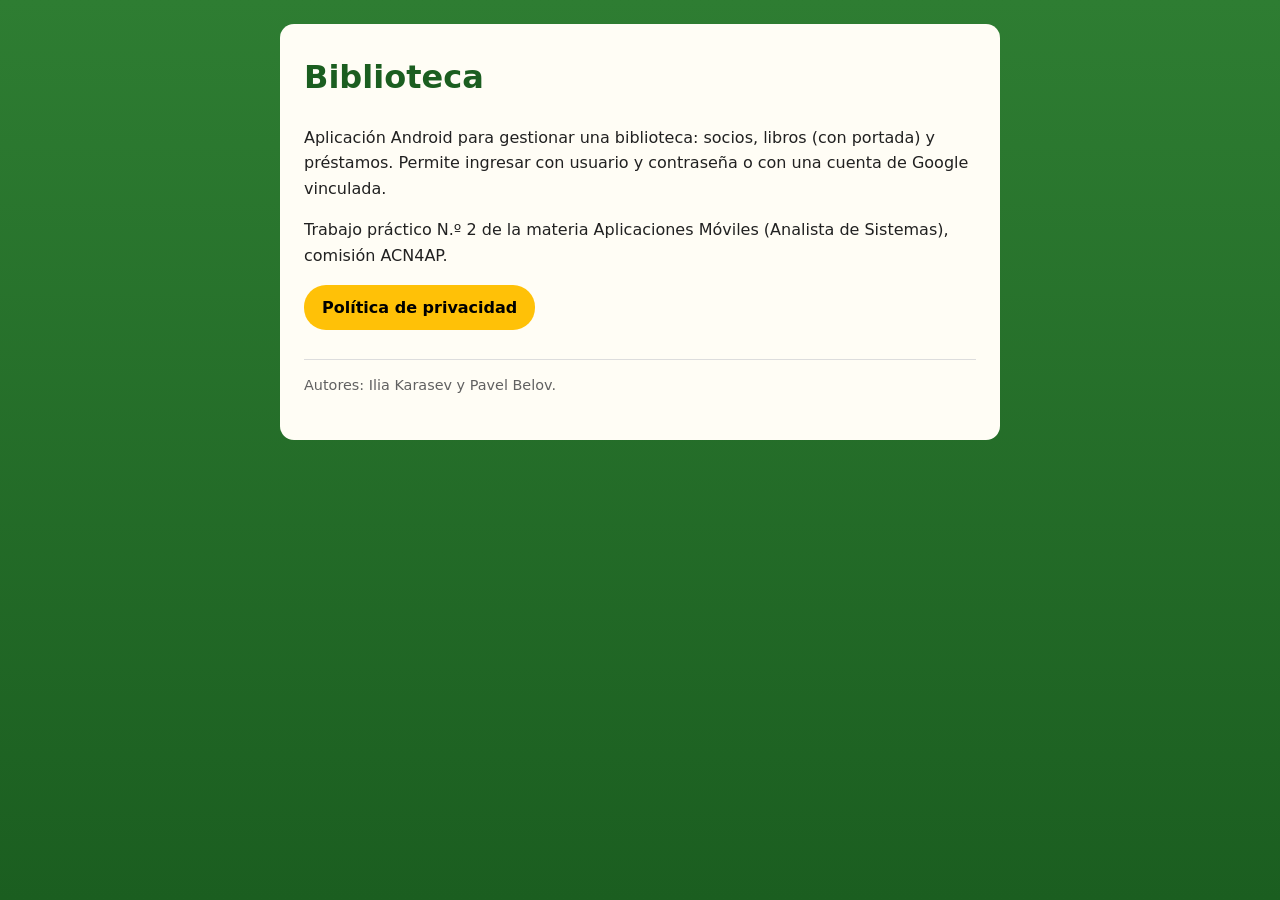
<file: index.html>
<!doctype html>
<html lang="es">
<head>
<meta charset="utf-8">
<meta name="viewport" content="width=device-width, initial-scale=1">
<title>Biblioteca</title>
<link rel="stylesheet" href="estilo.css">
</head>
<body>
<main>
<h1>Biblioteca</h1>
<p>Aplicación Android para gestionar una biblioteca: socios, libros (con portada) y préstamos.
Permite ingresar con usuario y contraseña o con una cuenta de Google vinculada.</p>
<p>Trabajo práctico N.º 2 de la materia Aplicaciones Móviles (Analista de Sistemas), comisión ACN4AP.</p>
<p><a class="boton" href="privacidad.html">Política de privacidad</a></p>
<p class="pie">Autores: Ilia Karasev y Pavel Belov.</p>
</main>
</body>
</html>
</file>
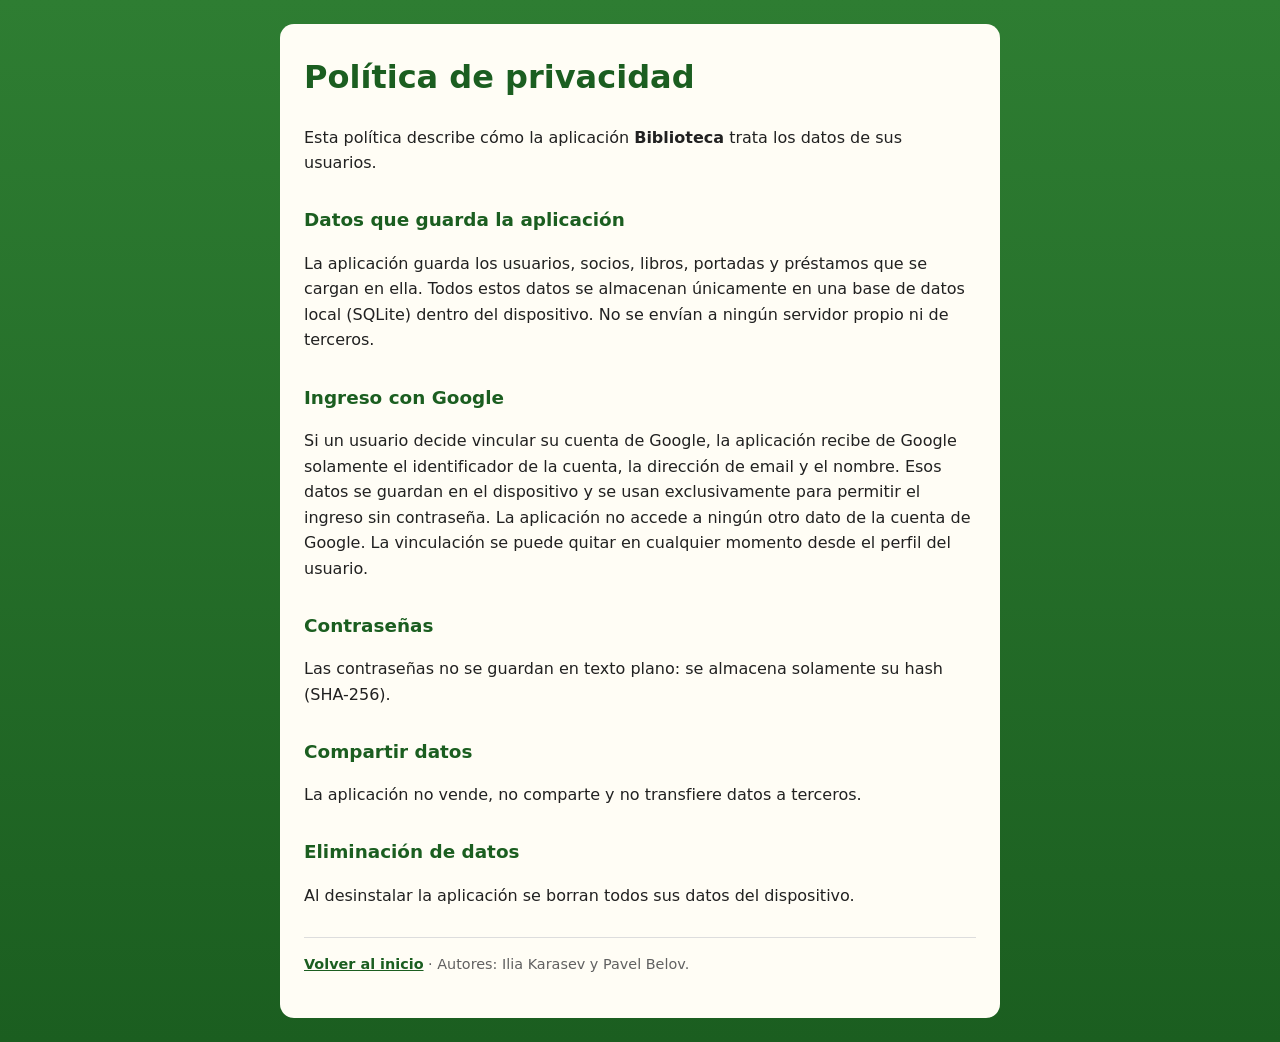
<file: privacidad.html>
<!doctype html>
<html lang="es">
<head>
<meta charset="utf-8">
<meta name="viewport" content="width=device-width, initial-scale=1">
<title>Política de privacidad</title>
<link rel="stylesheet" href="estilo.css">
</head>
<body>
<main>
<h1>Política de privacidad</h1>
<p>Esta política describe cómo la aplicación <strong>Biblioteca</strong> trata los datos de sus usuarios.</p>

<h2>Datos que guarda la aplicación</h2>
<p>La aplicación guarda los usuarios, socios, libros, portadas y préstamos que se cargan en ella.
Todos estos datos se almacenan únicamente en una base de datos local (SQLite) dentro del dispositivo.
No se envían a ningún servidor propio ni de terceros.</p>

<h2>Ingreso con Google</h2>
<p>Si un usuario decide vincular su cuenta de Google, la aplicación recibe de Google solamente el
identificador de la cuenta, la dirección de email y el nombre. Esos datos se guardan en el dispositivo
y se usan exclusivamente para permitir el ingreso sin contraseña. La aplicación no accede a ningún otro
dato de la cuenta de Google. La vinculación se puede quitar en cualquier momento desde el perfil del usuario.</p>

<h2>Contraseñas</h2>
<p>Las contraseñas no se guardan en texto plano: se almacena solamente su hash (SHA-256).</p>

<h2>Compartir datos</h2>
<p>La aplicación no vende, no comparte y no transfiere datos a terceros.</p>

<h2>Eliminación de datos</h2>
<p>Al desinstalar la aplicación se borran todos sus datos del dispositivo.</p>

<p class="pie"><a href="index.html">Volver al inicio</a> · Autores: Ilia Karasev y Pavel Belov.</p>
</main>
</body>
</html>
</file>
<file: estilo.css>
:root { --verde: #1B5E20; --dorado: #FFC107; --crema: #FFFDF5; --texto: #212121; --gris: #616161; }
* { box-sizing: border-box; }
body { margin: 0; font-family: system-ui, -apple-system, "Segoe UI", Roboto, sans-serif; color: var(--texto); background: linear-gradient(180deg, #2E7D32, var(--verde)); min-height: 100vh; padding: 24px 16px; }
main { max-width: 720px; margin: 0 auto; background: var(--crema); border-radius: 14px; padding: 28px 24px; line-height: 1.6; }
h1 { margin-top: 0; color: var(--verde); }
h2 { color: var(--verde); font-size: 1.15rem; margin-top: 1.6em; }
a { color: var(--verde); font-weight: 600; }
.pie { color: var(--gris); font-size: .9rem; margin-top: 2em; border-top: 1px solid #ddd; padding-top: 1em; }
.boton { display: inline-block; background: var(--dorado); color: #000; padding: 10px 18px; border-radius: 22px; text-decoration: none; }
</file>
